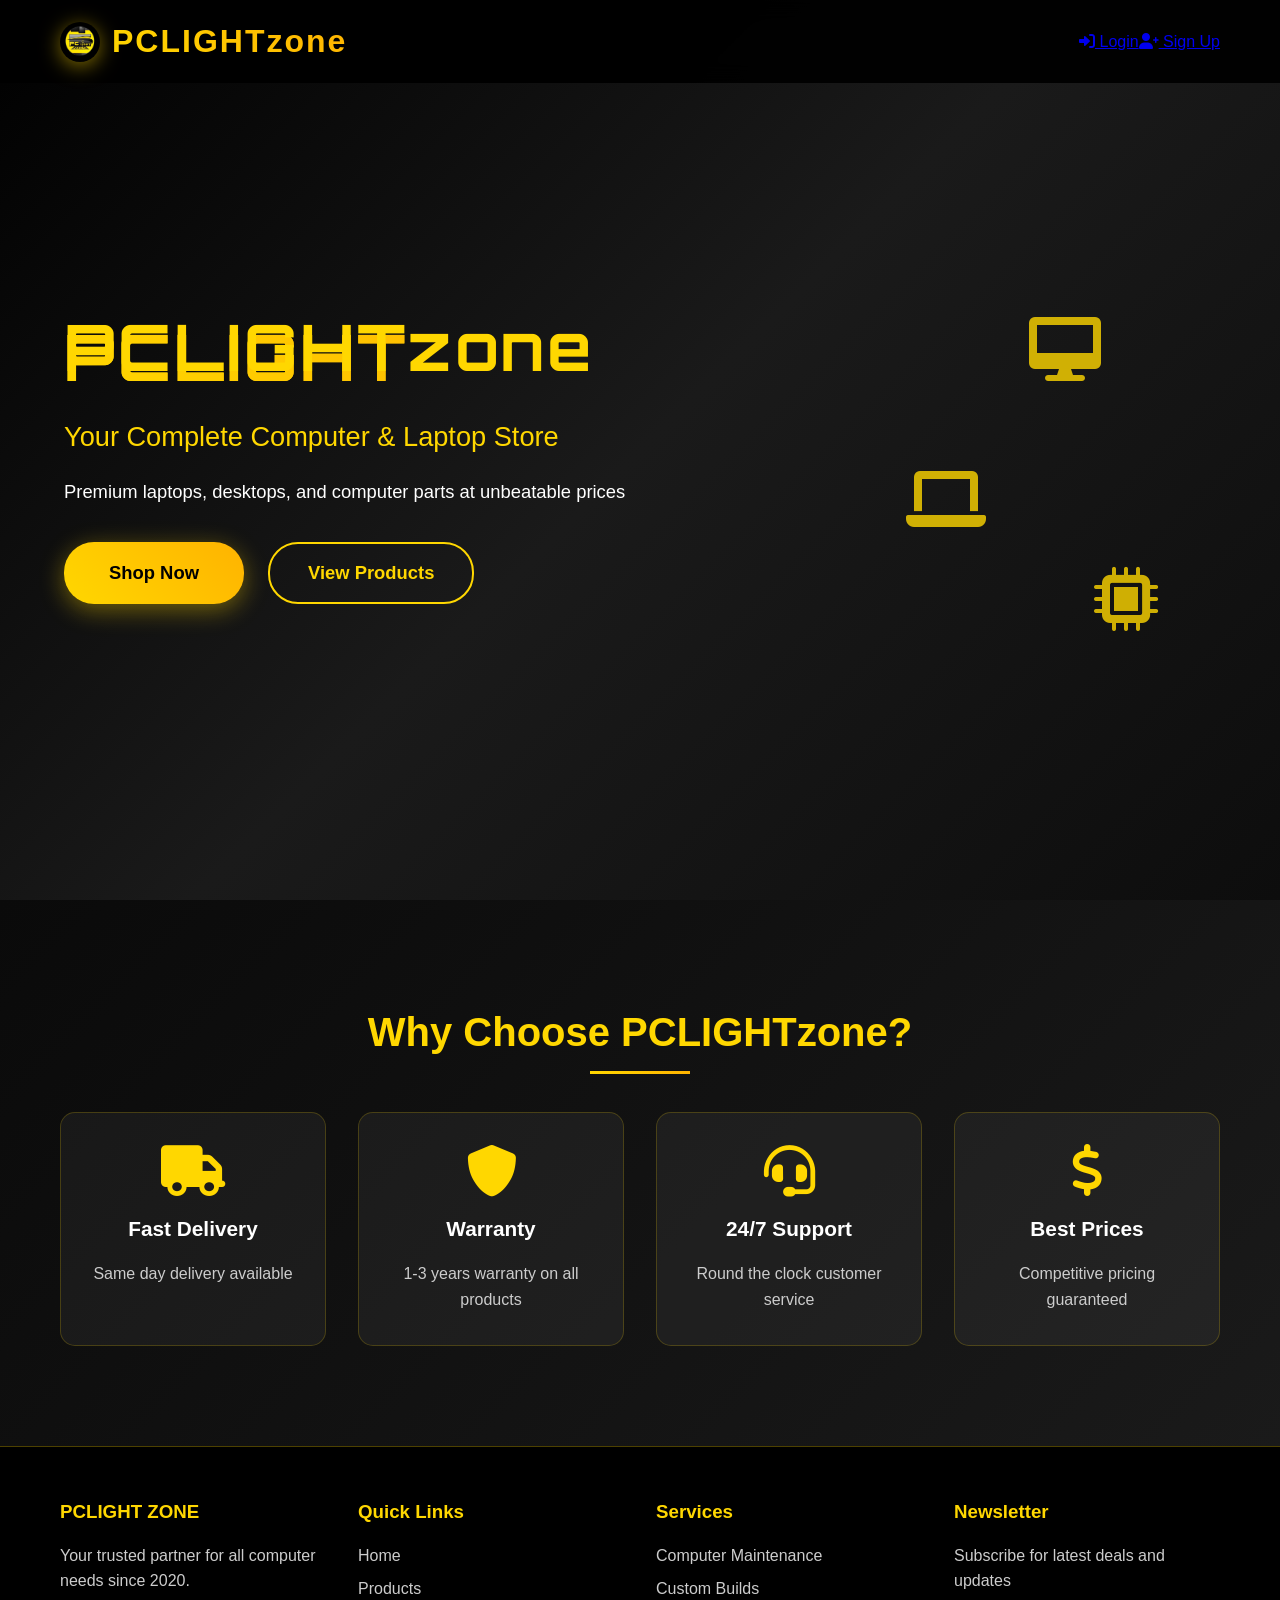
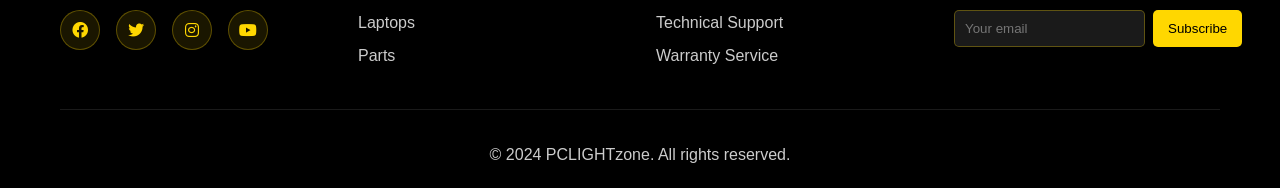
<file: index.html>
<!DOCTYPE html>
<html lang="en">
<head>
    <meta charset="UTF-8">
    <meta name="viewport" content="width=device-width, initial-scale=1.0">
    <title>PCLIGHTzone - Your Complete Computer Store</title>
    <link rel="preconnect" href="https://fonts.googleapis.com">
    <link rel="preconnect" href="https://fonts.gstatic.com" crossorigin>
    <link href="https://fonts.googleapis.com/css2?family=Orbitron:wght@400;500;600;700;800;900&display=swap" rel="stylesheet">
    <link rel="stylesheet" href="pclightzone-style.css">
    <link href="https://cdnjs.cloudflare.com/ajax/libs/font-awesome/6.0.0/css/all.min.css" rel="stylesheet">
    <!-- custom tweaks for index display -->
    <style>
        /* ensure hero buttons stand out on smaller screens */
        .hero-buttons button { min-width: 180px; }
    </style>
</head>
<body>
    <!-- Header -->
    <header class="header">
        <nav class="navbar">
            <div class="nav-container">
                <div class="logo">
                    <img src="Logo.jpg" alt="PCLIGHT ZONE Logo" class="logo-img" style="box-shadow: 0 4px 20px rgba(255,215,0,0.5);">
                    <span style="font-size:2rem;letter-spacing:2px;">PCLIGHTzone</span>
                </div>
                <div class="nav-actions">
                    <div id="authButtons" class="auth-buttons">
                        <a href="login.html" class="auth-link login-link">
                            <i class="fas fa-sign-in-alt"></i> Login
                        </a>
                        <a href="register.html" class="auth-link register-link">
                            <i class="fas fa-user-plus"></i> Sign Up
                        </a>
                    </div>
                    <a href="profile.html" id="userLink" class="user-link" style="display: none;" title="My account">
                        <i class="fas fa-user-circle"></i> <span id="userDisplayName"></span>
                    </a>
                    <button id="logoutBtn" class="btn-logout" style="display: none;">Logout</button>
                    <div class="hamburger" role="button" aria-label="Toggle navigation">
                        <span></span>
                        <span></span>
                        <span></span>
                    </div>
                </div>
            </div>
        </nav>
    </header>

    <!-- Hero Section -->
    <section id="home" class="hero">
        <div class="hero-content">
            <h1 class="hero-title" style="font-family:'Orbitron',sans-serif;font-size:4rem;letter-spacing:3px;">
                <span class="glitch">PCLIGHTzone</span>
            </h1>
            <p class="hero-subtitle" style="color:#ffd700;font-size:1.7rem;margin-bottom:1.2rem;">Your Complete Computer & Laptop Store</p>
            <p class="hero-description" style="color:#fff;font-size:1.15rem;margin-bottom:2.2rem;">Premium laptops, desktops, and computer parts at unbeatable prices</p>
            <div class="hero-buttons" style="gap:1.5rem;">
                <button class="btn-primary" id="shopNowBtn" style="padding:18px 38px;font-size:1.15rem;border-radius:30px;box-shadow:0 6px 24px rgba(255,215,0,0.4);">Shop Now</button>
                <button class="btn-secondary" id="viewProductsBtn" style="padding:18px 38px;font-size:1.15rem;border-radius:30px;border:2px solid #ffd700;color:#ffd700;background:transparent;">View Products</button>
            </div>
        </div>
        <div class="hero-animation">
            <div class="floating-computer">
                <i class="fas fa-desktop"></i>
            </div>
            <div class="floating-laptop">
                <i class="fas fa-laptop"></i>
            </div>
            <div class="floating-parts">
                <i class="fas fa-microchip"></i>
            </div>
        </div>
    </section>

    <!-- Features Section -->
    <section class="features">
        <div class="container">
            <h2 class="section-title">Why Choose PCLIGHTzone?</h2>
            <div class="features-grid">
                <div class="feature-card">
                    <i class="fas fa-truck" style="font-size:3.2rem;color:#ffd700;margin-bottom:1rem;"></i>
                    <h3 style="color:#fff;font-size:1.3rem;">Fast Delivery</h3>
                    <p style="color:#ccc;">Same day delivery available</p>
                </div>
                <div class="feature-card">
                    <i class="fas fa-shield-alt" style="font-size:3.2rem;color:#ffd700;margin-bottom:1rem;"></i>
                    <h3 style="color:#fff;font-size:1.3rem;">Warranty</h3>
                    <p style="color:#ccc;">1-3 years warranty on all products</p>
                </div>
                <div class="feature-card">
                    <i class="fas fa-headset" style="font-size:3.2rem;color:#ffd700;margin-bottom:1rem;"></i>
                    <h3 style="color:#fff;font-size:1.3rem;">24/7 Support</h3>
                    <p style="color:#ccc;">Round the clock customer service</p>
                </div>
                <div class="feature-card">
                    <i class="fas fa-dollar-sign" style="font-size:3.2rem;color:#ffd700;margin-bottom:1rem;"></i>
                    <h3 style="color:#fff;font-size:1.3rem;">Best Prices</h3>
                    <p style="color:#ccc;">Competitive pricing guaranteed</p>
                </div>
            </div>
        </div>
    </section>

    <!-- Footer -->
    <footer class="footer">
        <div class="container">
            <div class="footer-content">
                <div class="footer-section">
                    <h3>PCLIGHT ZONE</h3>
                    <p>Your trusted partner for all computer needs since 2020.</p>
                    <div class="social-links">
                        <a href="https://www.facebook.com/pclightzonecomputercenter/"><i class="fab fa-facebook"></i></a>
                        <a href="#"><i class="fab fa-twitter"></i></a>
                        <a href="#"><i class="fab fa-instagram"></i></a>
                        <a href="#"><i class="fab fa-youtube"></i></a>
                    </div>
                </div>
                <div class="footer-section">
                    <h3>Quick Links</h3>
                    <ul>
                        <li><a href="#home">Home</a></li>
                        <li><a href="#">Products</a></li>
                        <li><a href="#">Laptops</a></li>
                        <li><a href="#">Parts</a></li>
                    </ul>
                </div>
                <div class="footer-section">
                    <h3>Services</h3>
                    <ul>
                        <li><a href="#">Computer Maintenance</a></li>
                        <li><a href="#">Custom Builds</a></li>
                        <li><a href="#">Technical Support</a></li>
                        <li><a href="#">Warranty Service</a></li>
                    </ul>
                </div>
                <div class="footer-section">
                    <h3>Newsletter</h3>
                    <p>Subscribe for latest deals and updates</p>
                    <form class="newsletter-form">
                        <input type="email" placeholder="Your email">
                        <button type="submit">Subscribe</button>
                    </form>
                </div>
            </div>
            <div class="footer-bottom">
                <p>&copy; 2024 PCLIGHTzone. All rights reserved.</p>
            </div>
        </div>
    </footer>

    <script src="supabase.min.js"></script>
    <script src="supabase-config.js"></script>
    <script src="supabase-auth.js"></script>
    <script src="auth-script.js"></script>
    <script src="landing-script.js"></script>
</body>
</html>
</file>
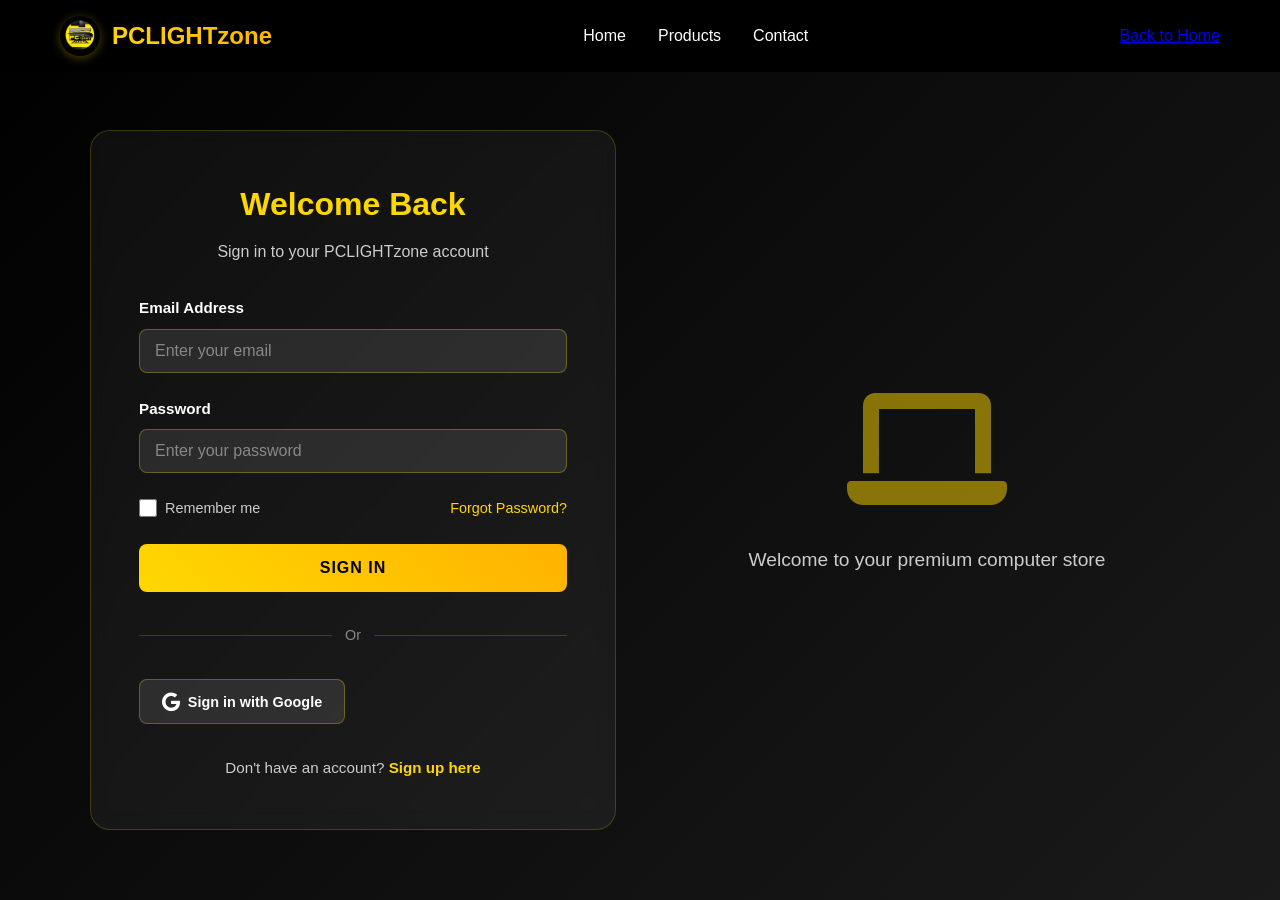
<file: home.html>
<!DOCTYPE html>
<html lang="en">
<head>
    <meta charset="UTF-8">
    <meta name="viewport" content="width=device-width, initial-scale=1.0">
    <title>PCLIGHTzone - Shop Now</title>
    <link rel="preconnect" href="https://fonts.googleapis.com">
    <link rel="preconnect" href="https://fonts.gstatic.com" crossorigin>
    <link href="https://fonts.googleapis.com/css2?family=Orbitron:wght@400;500;600;700;800;900&display=swap" rel="stylesheet">
    <link rel="stylesheet" href="pclightzone-style.css">
    <link rel="stylesheet" href="features-styles.css">
    <link href="https://cdnjs.cloudflare.com/ajax/libs/font-awesome/6.0.0/css/all.min.css" rel="stylesheet">
    <!-- custom tweaks for home display -->
    <style>
        /* cart sidebar overlay effect */
        .cart-sidebar {
            background: rgba(20,20,30,0.98);
            backdrop-filter: blur(8px);
        }
        .cart-header h3 { color: #ffd700; }
        .cart-empty p { color: #ccc; }
        /* search modal improvements */
        .search-modal-content { max-width: 600px; }
        .search-input { width: 100%; padding: 12px 18px; border-radius: 8px; }
        /* make review modal more centered */
        .review-modal { max-width: 500px; margin: 0 auto; }
        /* product cards align text and add spacing */
        .product-card { padding: 30px 20px; }
        /* footer link hover brightness */
        .footer-section ul li a:hover { color: #ffb300 !important; }
    </style>
</head>
<body>
    <!-- Header -->
    <header class="header">
        <nav class="navbar">
            <div class="nav-container">
                <div class="logo">
                    <a href="index.html" style="text-decoration: none; color: inherit;">
                        <img src="Logo.jpg" alt="PCLIGHT ZONE Logo" class="logo-img" style="box-shadow: 0 4px 20px rgba(255,215,0,0.5);">
                        <span style="font-size:2rem;letter-spacing:2px;">PCLIGHTzone</span>
                    </a>
                </div>
                <ul class="nav-menu">
                    <li><a href="#products">Products</a></li>
                    <li><a href="#laptops">Laptops</a></li>
                    <li><a href="#parts">Parts</a></li>
                </ul>
                <div class="nav-actions">
                    <button class="search-toggle" id="searchToggle" title="Search products">
                        <i class="fas fa-search"></i>
                    </button>
                    <button class="cart-toggle" id="cartToggle" title="Shopping cart">
                        <i class="fas fa-shopping-cart"></i>
                        <span class="cart-count" id="cartCount">0</span>
                    </button>
                    <a href="profile.html" id="userLink" class="user-link" style="display: none;" title="My account">
                        <i class="fas fa-user-circle"></i> <span id="userDisplayName"></span>
                    </a>
                    <div class="hamburger" role="button" aria-label="Toggle navigation">
                        <span></span>
                        <span></span>
                        <span></span>
                    </div>
                </div>
            </div>
        </nav>
    </header>

    <!-- Shopping Cart Sidebar -->
    <div class="cart-sidebar" id="cartSidebar" style="position: fixed; top: 0; right: -420px; width: 420px; height: 100%; background: linear-gradient(145deg, #0f0f1e, #1a1a2e, #16213e); border-left: 2px solid rgba(255, 215, 0, 0.4); z-index: 3000; transition: right 0.4s cubic-bezier(0.175, 0.885, 0.32, 1.275); display: flex; flex-direction: column; box-shadow: -8px 0 32px rgba(0, 0, 0, 0.7), inset 1px 0 0 rgba(255, 215, 0, 0.1); backdrop-filter: blur(20px);">
    <style>
        @media (max-width: 768px) {
            .cart-sidebar {
                width: 100% !important;
                right: -100% !important;
                max-width: 100% !important;
            }
            .cart-sidebar.open {
                right: 0 !important;
            }
        }
        @media (max-width: 480px) {
            .cart-sidebar {
                width: 100vw !important;
                right: -100vw !important;
            }
        }
        .cart-sidebar.open {
            right: 0 !important;
        }
    </style>
        <div class="cart-header">
            <h3><i class="fas fa-shopping-cart"></i> Shopping Cart</h3>
            <button class="cart-close" id="cartClose">
                <i class="fas fa-times"></i>
            </button>
        </div>
        <div class="cart-body">
            <div class="cart-items" id="cartItems">
                <!-- Cart items will be dynamically added here -->
            </div>
            <div class="cart-empty" id="cartEmpty">
                <i class="fas fa-shopping-basket"></i>
                <p>Your cart is empty</p>
            </div>
        </div>
        <div class="cart-footer">
            <div class="cart-summary">
                <div class="summary-item">
                    <span>Subtotal:</span>
                    <span id="cartSubtotal">0 PHP</span>
                </div>
                <div class="summary-item total">
                    <span>Total:</span>
                    <span id="cartTotal">0 PHP</span>
                </div>
            </div>
            <div class="cart-actions">
                <button class="btn-clear-cart" id="clearCart">
                    <i class="fas fa-trash"></i> Clear Cart
                </button>
                <button class="btn-checkout" onclick="showCheckout()">
                    <i class="fas fa-credit-card"></i> Checkout
                </button>
            </div>
        </div>
    </div>

    <!-- Search Modal -->
    <div class="search-modal" id="searchModal">
        <div class="search-modal-content">
            <div class="search-header">
                <input type="text" id="searchInput" class="search-input" placeholder="Search products, brands, or parts...">
                <button class="search-close" id="searchClose">
                    <i class="fas fa-times"></i>
                </button>
            </div>
            <div class="search-filters">
                <input type="range" id="priceFilter" min="0" max="50000" step="1000" value="50000" class="price-slider">
                <p><span id="priceValue">50000</span> PHP</p>
                <select id="categoryFilter" class="category-select">
                    <option value="">All Categories</option>
                    <option value="Laptops">Laptops</option>
                    <option value="CPU">CPUs</option>
                    <option value="GPU">Graphics Cards</option>
                    <option value="RAM">RAM Memory</option>
                    <option value="Storage">Storage</option>
                    <option value="Keyboard">Keyboards</option>
                    <option value="Mouse">Mice</option>
                    <option value="Monitor">Monitors</option>
                </select>
            </div>
            <div class="search-results" id="searchResults">
                <p class="empty-message">Start typing to search...</p>
            </div>
        </div>
    </div>

    <!-- Review Modal -->
    <div class="modal" id="reviewModal">
        <div class="modal-content review-modal">
            <button class="modal-close" id="reviewModalClose">
                <i class="fas fa-times"></i>
            </button>
            <h2>Write a Review</h2>
            <form id="reviewForm" class="review-form">
                <input type="hidden" id="reviewProductId">
                <input type="hidden" id="reviewProductName">

                <div class="form-group">
                    <label>Product Name</label>
                    <p id="reviewProductDisplay" style="color: #ffd700;"></p>
                </div>

                <div class="form-group">
                    <label>Rating</label>
                    <div class="star-rating" id="starRating">
                    </div>
                    <input type="hidden" id="ratingValue" value="5">
                </div>

                <div class="form-group">
                    <label>Your Review</label>
                    <textarea id="reviewText" placeholder="Share your experience with this product..." required></textarea>
                </div>

                <button type="submit" class="btn-auth-primary">Submit Review</button>
            </form>
        </div>
    </div>

    <!-- Hero Section -->
    <section id="home" class="hero">
        <div class="hero-content">
            <h1 class="hero-title" style="font-family:'Orbitron',sans-serif;font-size:4rem;letter-spacing:3px;">
                <span class="glitch">PCLIGHTzone</span>
            </h1>
            <p class="hero-subtitle" style="color:#ffd700;font-size:1.7rem;margin-bottom:1.2rem;">Your Ultimate PC Building Destination</p>
            <p class="hero-description" style="color:#fff;font-size:1.15rem;margin-bottom:2.2rem;max-width:600px;">Discover premium computer components, laptops, and accessories. Build your dream PC with expert guidance and unbeatable prices.</p>
            <div class="hero-features" style="display:flex;gap:2rem;margin-bottom:2rem;">
                <div class="feature-item" style="color:#fff;text-align:center;">
                    <i class="fas fa-shipping-fast" style="font-size:2rem;color:#ffd700;margin-bottom:0.5rem;"></i>
                    <p>Free Shipping</p>
                </div>
                <div class="feature-item" style="color:#fff;text-align:center;">
                    <i class="fas fa-shield-alt" style="font-size:2rem;color:#ffd700;margin-bottom:0.5rem;"></i>
                    <p>1-3 Year Warranty</p>
                </div>
                <div class="feature-item" style="color:#fff;text-align:center;">
                    <i class="fas fa-headset" style="font-size:2rem;color:#ffd700;margin-bottom:0.5rem;"></i>
                    <p>24/7 Support</p>
                </div>
            </div>
            <div class="hero-buttons" style="gap:1.5rem;">
                <button class="btn-primary" onclick="document.getElementById('products').scrollIntoView({behavior:'smooth'})" style="padding:18px 38px;font-size:1.15rem;border-radius:30px;box-shadow:0 6px 24px rgba(255,215,0,0.4);">Shop Now</button>
                <button class="btn-secondary" onclick="showSearchModal()" style="padding:18px 38px;font-size:1.15rem;border-radius:30px;border:2px solid #ffd700;color:#ffd700;background:transparent;">Search Products</button>
            </div>
        </div>
        <div class="hero-animation">
            <div class="floating-computer">
                <i class="fas fa-desktop"></i>
            </div>
            <div class="floating-laptop">
                <i class="fas fa-laptop"></i>
            </div>
            <div class="floating-parts">
                <i class="fas fa-microchip"></i>
            </div>
        </div>
    </section>

    <!-- Products Showcase -->
    <section id="products" class="showcase">
        <div class="container">
            <h2 class="section-title">Featured Products</h2>

            <!-- Category Filters -->
            <div class="category-filters">
                <button class="category-filter active" data-category="all">All Products</button>
                <button class="category-filter" data-category="Processors (CPU)">CPU</button>
                <button class="category-filter" data-category="RAM Memory">RAM</button>
                <button class="category-filter" data-category="Graphics Cards">GPU</button>
                <button class="category-filter" data-category="Motherboards">Motherboard</button>
                <button class="category-filter" data-category="Keyboards">Keyboard</button>
                <button class="category-filter" data-category="Mouse">Mouse</button>
                <button class="category-filter" data-category="Monitors">Monitor</button>
                <button class="category-filter" data-category="Storage">Storage</button>
            </div>

            <!-- Product Grid -->
            <div class="product-grid" id="productsGrid">
                <!-- Products will be loaded dynamically -->
            </div>

            <!-- Load More Button -->
            <div class="load-more-container">
                <button class="btn-load-more" id="loadMoreBtn">Load More Products</button>
            </div>
        </div>
    </section>

    <!-- Footer -->
    <footer class="footer">
        <div class="container">
            <div class="footer-content">
                <div class="footer-section">
                    <h3>PCLIGHT ZONE</h3>
                    <p>Your trusted partner for all computer needs since 2020.</p>
                    <div class="social-links">
                        <a href="https://www.facebook.com/pclightzonecomputercenter/"><i class="fab fa-facebook"></i></a>
                        <a href="#"><i class="fab fa-twitter"></i></a>
                        <a href="#"><i class="fab fa-instagram"></i></a>
                        <a href="#"><i class="fab fa-youtube"></i></a>
                    </div>
                </div>
                <div class="footer-section">
                    <h3>Quick Links</h3>
                    <div class="nav-actions">
                    <a href="index.html" class="nav-link">Back to Home</a>
                    <a href="profile.html" id="userLink" class="user-link">
                        <span id="userDisplayName">User</span>
                        <i class="fas fa-user"></i>
                    </a>
                    <button id="logoutBtn" class="btn-logout" style="display: none;">Logout</button>
                </div>
                <ul>
                        <li><a href="index.html">Home</a></li>
                        <li><a href="#products">Products</a></li>
                    </ul>
                </div>
                <div class="footer-section">
                    <h3>Services</h3>
                    <ul>
                        <li><a href="#">Computer Maintenance</a></li>
                        <li><a href="#">Custom Builds</a></li>
                        <li><a href="#">Technical Support</a></li>
                        <li><a href="#">Warranty Service</a></li>
                    </ul>
                </div>
                <div class="footer-section">
                    <h3>Newsletter</h3>
                    <p>Subscribe for latest deals and updates</p>
                    <form class="newsletter-form">
                        <input type="email" placeholder="Your email">
                        <button type="submit">Subscribe</button>
                    </form>
                </div>
            </div>
            <div class="footer-bottom">
                <p>&copy; 2024 PCLIGHTzone. All rights reserved.</p>
            </div>
        </div>
    </footer>

    <script src="supabase.min.js"></script>
    <script src="supabase-config.js"></script>
    <script src="supabase-auth.js"></script>
    <script src="auth-script.js"></script>
    <script src="script.js"></script>
    <script src="home-script.js"></script>
</body>
</html>
</file>
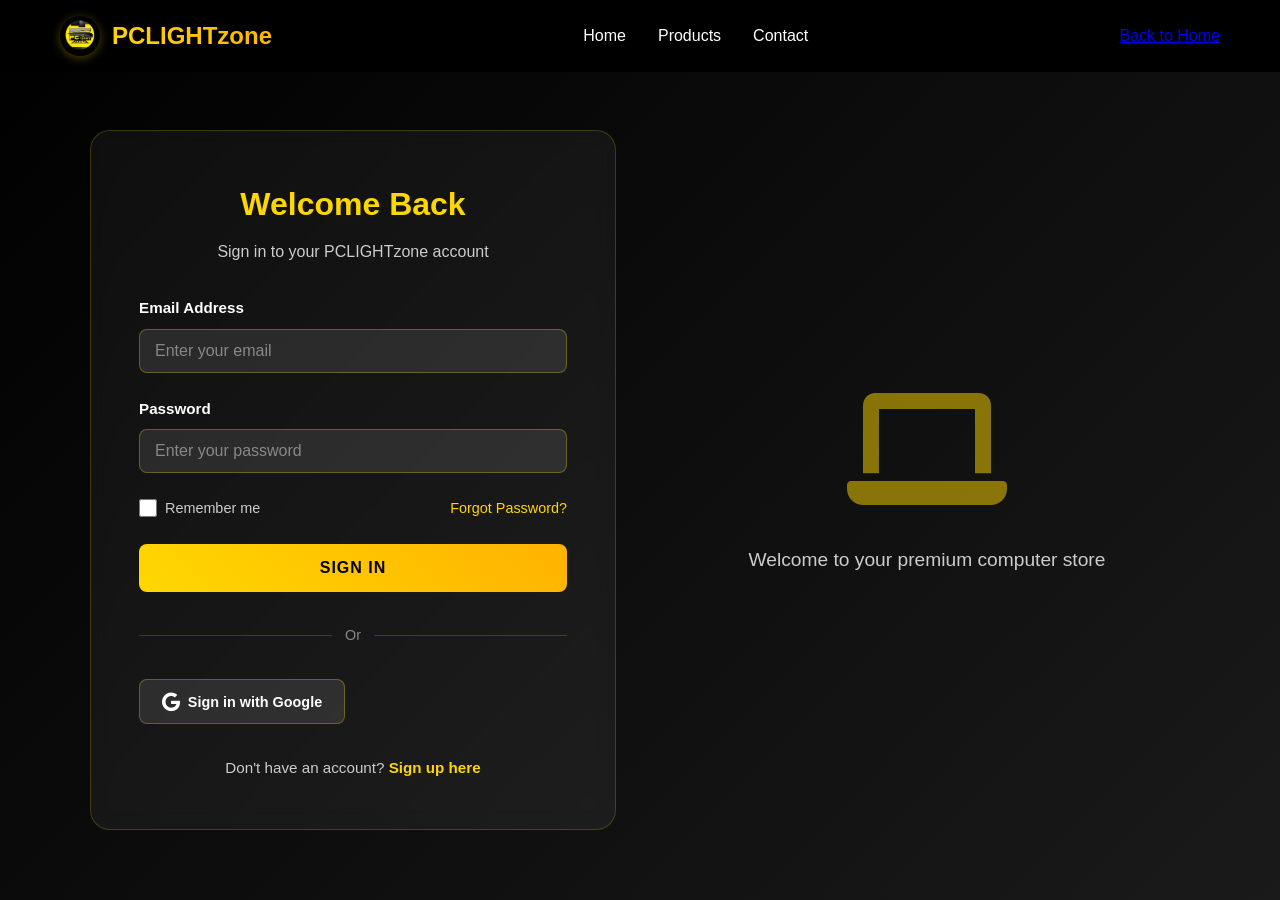
<file: login.html>
<!DOCTYPE html>
<html lang="en">
<head>
    <meta charset="UTF-8">
    <meta name="viewport" content="width=device-width, initial-scale=1.0">
    <title>Login - PCLIGHTzone</title>
    <link rel="stylesheet" href="pclightzone-style.css">
    <link href="https://cdnjs.cloudflare.com/ajax/libs/font-awesome/6.0.0/css/all.min.css" rel="stylesheet">
    <link rel="stylesheet" href="auth-styles.css">
</head>
<body>
    <!-- Header -->
    <header class="header">
        <nav class="navbar">
            <div class="nav-container">
                <div class="logo">
                    <img src="Logo.jpg" alt="PCLIGHT ZONE Logo" class="logo-img">
                    <span>PCLIGHTzone</span>
                </div>
                <ul class="nav-menu">
                    <li><a href="index.html#home">Home</a></li>
                    <li><a href="index.html#products">Products</a></li>
                    <li><a href="index.html#contact">Contact</a></li>
                </ul>
                <div class="nav-actions">
                    <a href="index.html" class="nav-link">Back to Home</a>
                </div>
            </div>
        </nav>
    </header>

    <!-- Login Container -->
    <div class="auth-container">
        <div class="auth-wrapper">
            <div class="auth-content">
                <h1 class="auth-title">Welcome Back</h1>
                <p class="auth-subtitle">Sign in to your PCLIGHTzone account</p>

                <form id="loginForm" class="auth-form">
                    <div class="form-group">
                        <label for="loginEmail">Email Address</label>
                        <input type="email" id="loginEmail" name="email" placeholder="Enter your email" required>
                    </div>

                    <div class="form-group">
                        <label for="loginPassword">Password</label>
                        <input type="password" id="loginPassword" name="password" placeholder="Enter your password" required>
                    </div>

                    <div class="remember-forgot">
                        <label class="remember-me">
                            <input type="checkbox" name="remember">
                            Remember me
                        </label>
                        <a href="#" class="forgot-password">Forgot Password?</a>
                    </div>

                    <button type="submit" class="btn-auth-primary">Sign In</button>
                </form>

                <div class="divider">Or</div>

                <div class="social-login">
                    <button class="social-btn google-btn" id="googleSignInBtn">
                        <i class="fab fa-google"></i> Sign in with Google
                    </button>
                </div>

                <p class="auth-footer">
                    Don't have an account? <a href="register.html" class="auth-link">Sign up here</a>
                </p>
            </div>

            <div class="auth-image">
                <div class="auth-graphic">
                    <i class="fas fa-laptop"></i>
                    <p>Welcome to your premium computer store</p>
                </div>
            </div>
        </div>
    </div>

    <script src="supabase.min.js"></script>
    <script src="supabase-config.js"></script>
    <script src="auth-script.js"></script>
</body>
</html>
</file>
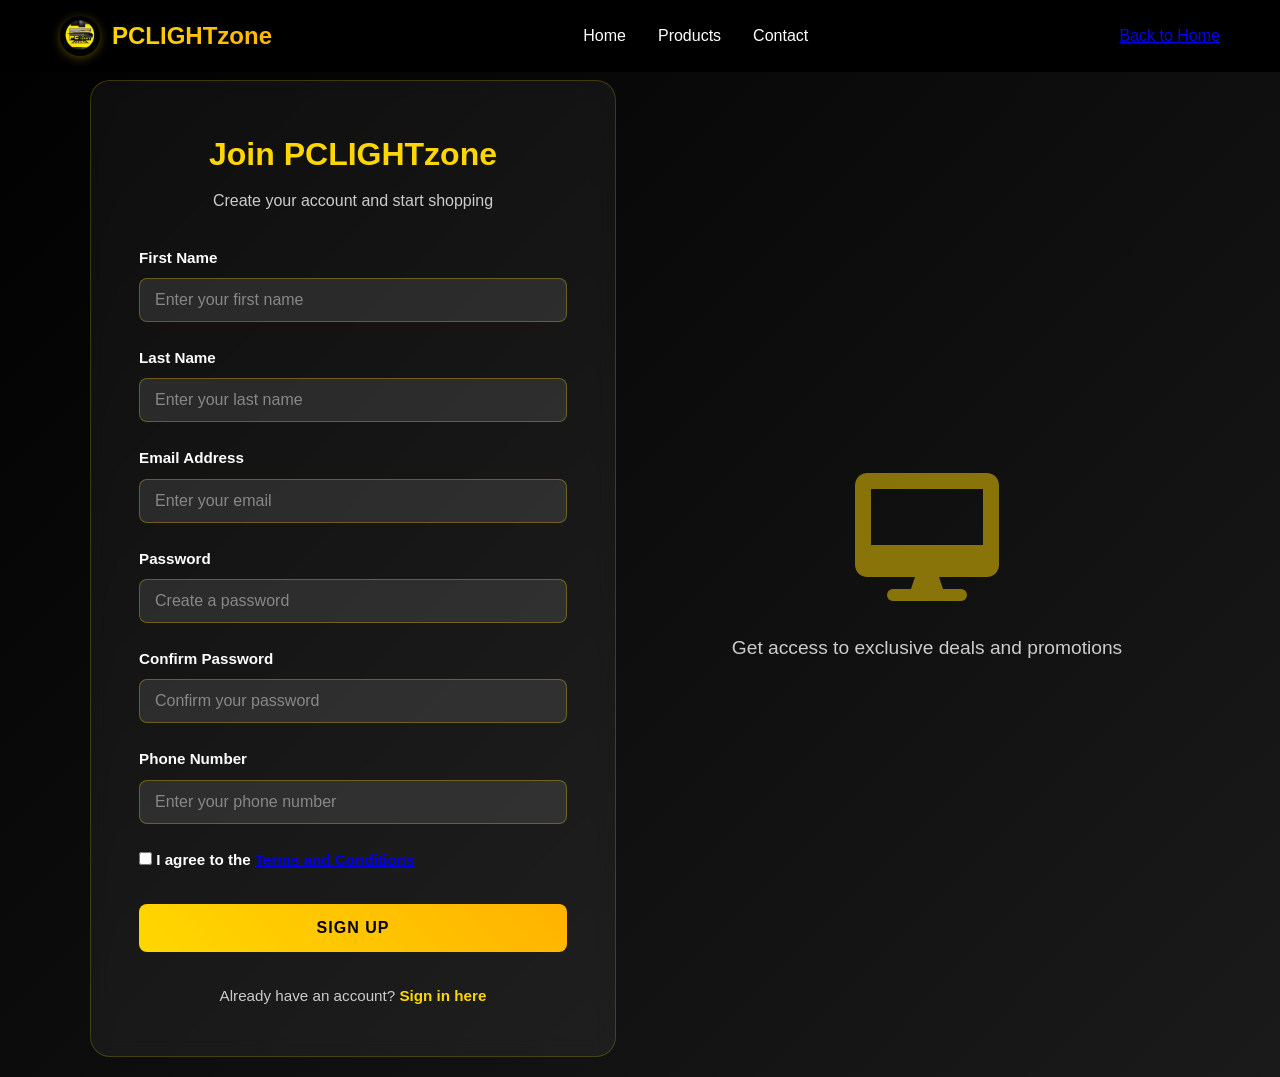
<file: register.html>
<!DOCTYPE html>
<html lang="en">
<head>
    <meta charset="UTF-8">
    <meta name="viewport" content="width=device-width, initial-scale=1.0">
    <title>Sign Up - PCLIGHTzone</title>
    <link rel="stylesheet" href="pclightzone-style.css">
    <link href="https://cdnjs.cloudflare.com/ajax/libs/font-awesome/6.0.0/css/all.min.css" rel="stylesheet">
    <link rel="stylesheet" href="auth-styles.css">
</head>
<body>
    <!-- Header -->
    <header class="header">
        <nav class="navbar">
            <div class="nav-container">
                <div class="logo">
                    <img src="Logo.jpg" alt="PCLIGHT ZONE Logo" class="logo-img">
                    <span>PCLIGHTzone</span>
                </div>
                <ul class="nav-menu">
                    <li><a href="index.html#home">Home</a></li>
                    <li><a href="index.html#products">Products</a></li>
                    <li><a href="index.html#contact">Contact</a></li>
                </ul>
                <div class="nav-actions">
                    <a href="index.html" class="nav-link">Back to Home</a>
                </div>
            </div>
        </nav>
    </header>

    <!-- Register Container -->
    <div class="auth-container">
        <div class="auth-wrapper">
            <div class="auth-content">
                <h1 class="auth-title">Join PCLIGHTzone</h1>
                <p class="auth-subtitle">Create your account and start shopping</p>

                <form id="registerForm" class="auth-form">
                    <div class="form-group">
                        <label for="firstName">First Name</label>
                        <input type="text" id="firstName" name="firstName" placeholder="Enter your first name" required>
                    </div>

                    <div class="form-group">
                        <label for="lastName">Last Name</label>
                        <input type="text" id="lastName" name="lastName" placeholder="Enter your last name" required>
                    </div>

                    <div class="form-group">
                        <label for="registerEmail">Email Address</label>
                        <input type="email" id="registerEmail" name="email" placeholder="Enter your email" required>
                    </div>

                    <div class="form-group">
                        <label for="registerPassword">Password</label>
                        <input type="password" id="registerPassword" name="password" placeholder="Create a password" required>
                    </div>

                    <div class="form-group">
                        <label for="confirmPassword">Confirm Password</label>
                        <input type="password" id="confirmPassword" name="confirmPassword" placeholder="Confirm your password" required>
                    </div>

                    <div class="form-group">
                        <label for="phone">Phone Number</label>
                        <input type="tel" id="phone" name="phone" placeholder="Enter your phone number" required>
                    </div>

                    <div class="form-group">
                        <label class="checkbox-label">
                            <input type="checkbox" name="terms" required>
                            I agree to the <a href="#" target="_blank">Terms and Conditions</a>
                        </label>
                    </div>

                    <button type="submit" class="btn-auth-primary">Sign Up</button>
                </form>

                <p class="auth-footer">
                    Already have an account? <a href="login.html" class="auth-link">Sign in here</a>
                </p>
            </div>

            <div class="auth-image">
                <div class="auth-graphic">
                    <i class="fas fa-desktop"></i>
                    <p>Get access to exclusive deals and promotions</p>
                </div>
            </div>
        </div>
    </div>

    <script src="supabase.min.js"></script>
    <script src="supabase-config.js"></script>
    <script src="supabase-auth.js"></script>
    <script src="auth-script.js"></script>
</body>
</html>
</file>
<file: pclightzone-style.css>
/* PCLIGHT ZONE - Modern Computer Store Landing Page */

* {
    margin: 0;
    padding: 0;
    box-sizing: border-box;
}

body {
    font-family: 'Segoe UI', Tahoma, Geneva, Verdana, sans-serif;
    line-height: 1.6;
    color: #333;
    overflow-x: hidden;
}

.container {
    max-width: 1200px;
    margin: 0 auto;
    padding: 0 20px;
}

/* Header & Navigation */
.header {
    position: fixed;
    top: 0;
    width: 100%;
    background: rgba(0, 0, 0, 0.95);
    backdrop-filter: blur(10px);
    z-index: 1000;
    transition: all 0.3s ease;
}

.navbar {
    padding: 1rem 0;
}

.nav-container {
    max-width: 1200px;
    margin: 0 auto;
    padding: 0 20px;
    display: flex;
    justify-content: space-between;
    align-items: center;
}

.logo {
    display: flex;
    align-items: center;
    font-size: 1.5rem;
    font-weight: bold;
    color: #0066cc;
    text-decoration: none;
    gap: 12px;
}

.logo-img {
    width: 40px;
    height: 40px;
    border-radius: 50%;
    object-fit: cover;
    box-shadow: 0 2px 10px rgba(255, 215, 0, 0.3);
    transition: transform 0.3s ease, box-shadow 0.3s ease;
}

.logo-img:hover {
    transform: scale(1.1) rotate(5deg);
    box-shadow: 0 4px 20px rgba(255, 215, 0, 0.5);
}

.logo span {
    background: linear-gradient(45deg, #ffd700, #ffb300);
    -webkit-background-clip: text;
    background-clip: text;
    -webkit-text-fill-color: transparent;
    font-weight: 700;
}

.nav-menu {
    display: flex;
    list-style: none;
    gap: 2rem;
}

.nav-menu a {
    color: #fff;
    text-decoration: none;
    font-weight: 500;
    transition: all 0.3s ease;
    position: relative;
}

.nav-menu a::after {
    content: '';
    position: absolute;
    bottom: -5px;
    left: 0;
    width: 0;
    height: 2px;
    background: linear-gradient(45deg, #ffd700, #ffb300);
    transition: width 0.3s ease;
}

.nav-menu a:hover::after {
    width: 100%;
}

.hamburger {
    display: none;
    flex-direction: column;
    cursor: pointer;
}

.hamburger span {
    width: 25px;
    height: 3px;
    background: #ffd700;
    margin: 3px 0;
    transition: 0.3s;
}

/* Hero Section */
.hero {
    min-height: 100vh;
    background: linear-gradient(135deg, #000000, #1a1a1a, #0d0d0d);
    display: flex;
    align-items: center;
    justify-content: space-between;
    padding: 0 5%;
    position: relative;
    overflow: hidden;
}

.hero-content {
    flex: 1;
    z-index: 2;
}

.hero-title {
    font-size: 4rem;
    font-weight: bold;
    margin-bottom: 1rem;
    color: #ffd700;
    background: none;
    -webkit-background-clip: initial;
    background-clip: initial;
    -webkit-text-fill-color: initial;
    animation: none;
}

.glitch {
    position: relative;
    animation: glitch 2s infinite;
}

.glitch::before,
.glitch::after {
    content: 'PCLIGHT ZONE';
    position: absolute;
    top: 0;
    left: 0;
    width: 100%;
    height: 100%;
    background: linear-gradient(45deg, #ffd700, #ffb300);
    -webkit-background-clip: text;
    background-clip: text;
    -webkit-text-fill-color: transparent;
}

.glitch::before {
    animation: glitch-1 0.5s infinite;
    color: #ffd700;
    z-index: -1;
}

.glitch::after {
    animation: glitch-2 0.5s infinite;
    color: #ffb300;
    z-index: -2;
}

.hero-subtitle {
    font-size: 1.5rem;
    color: #ffd700;
    margin-bottom: 1rem;
    animation: fadeInUp 1s ease;
}

.hero-description {
    font-size: 1.1rem;
    color: #ccc;
    margin-bottom: 2rem;
    animation: fadeInUp 1s ease 0.2s both;
}

.hero-buttons {
    display: flex;
    gap: 1rem;
    animation: fadeInUp 1s ease 0.4s both;
}

.btn-primary, .btn-secondary {
    padding: 15px 30px;
    border: none;
    border-radius: 50px;
    font-size: 1rem;
    font-weight: bold;
    cursor: pointer;
    transition: all 0.3s ease;
    text-decoration: none;
    display: inline-block;
}

.btn-primary {
    background: linear-gradient(45deg, #ffd700, #ffb300);
    color: #000000;
    box-shadow: 0 4px 15px rgba(255, 215, 0, 0.4);
}

.btn-primary:hover {
    transform: translateY(-2px);
    box-shadow: 0 6px 20px rgba(255, 215, 0, 0.6);
}

.btn-secondary {
    background: transparent;
    color: #ffd700;
    border: 2px solid #ffd700;
}

.btn-secondary:hover {
    background: #ffd700;
    color: #000000;
    transform: translateY(-2px);
}

.hero-animation {
    flex: 1;
    position: relative;
    height: 500px;
}

.floating-computer,
.floating-laptop,
.floating-parts {
    position: absolute;
    font-size: 4rem;
    color: #ffd700;
    opacity: 0.8;
}

.floating-computer {
    top: 20%;
    right: 20%;
    animation: float 6s ease-in-out infinite;
}

.floating-laptop {
    top: 50%;
    right: 40%;
    animation: float 8s ease-in-out infinite 2s;
}

.floating-parts {
    top: 70%;
    right: 10%;
    animation: float 7s ease-in-out infinite 1s;
}

/* Features Section */
.features {
    padding: 100px 0;
    background: linear-gradient(135deg, #0a0a0a, #1a1a1a);
}

.section-title {
    text-align: center;
    font-size: 2.5rem;
    margin-bottom: 3rem;
    color: #ffd700;
    position: relative;
}

.section-title::after {
    content: '';
    position: absolute;
    bottom: -10px;
    left: 50%;
    transform: translateX(-50%);
    width: 100px;
    height: 3px;
    background: linear-gradient(45deg, #ffd700, #ffb300);
}

.features-grid {
    display: grid;
    grid-template-columns: repeat(auto-fit, minmax(250px, 1fr));
    gap: 2rem;
}

.feature-card {
    background: rgba(255, 255, 255, 0.05);
    padding: 2rem;
    border-radius: 15px;
    text-align: center;
    transition: all 0.3s ease;
    border: 1px solid rgba(255, 215, 0, 0.2);
}

.feature-card:hover {
    transform: translateY(-10px);
    background: rgba(255, 255, 255, 0.1);
    box-shadow: 0 10px 30px rgba(255, 215, 0, 0.3);
}

.feature-card i {
    font-size: 3rem;
    color: #ffd700;
    margin-bottom: 1rem;
}

.feature-card h3 {
    color: white;
    margin-bottom: 1rem;
}

.feature-card p {
    color: #ccc;
}

/* Laptops Section */
.products-section {
    padding: 100px 0;
    background: linear-gradient(135deg, #000000, #1a1a1a);
}

.laptop-brands {
    display: grid;
    grid-template-columns: repeat(auto-fit, minmax(250px, 1fr));
    gap: 2rem;
}

.brand-card {
    background: rgba(255, 255, 255, 0.05);
    padding: 2rem;
    border-radius: 15px;
    text-align: center;
    transition: all 0.3s ease;
    border: 1px solid rgba(255, 215, 0, 0.2);
}

.brand-card:hover {
    transform: translateY(-10px) scale(1.05);
    background: rgba(255, 255, 255, 0.1);
    box-shadow: 0 15px 40px rgba(255, 215, 0, 0.4);
}

.brand-logo {
    font-size: 4rem;
    color: #ffd700;
    margin-bottom: 1rem;
    animation: pulse 2s infinite;
}

.brand-card h3 {
    color: white;
    margin-bottom: 1rem;
    font-size: 1.5rem;
}

.brand-card p {
    color: #ccc;
    margin-bottom: 1.5rem;
}

.btn-brand {
    background: linear-gradient(45deg, #ffd700, #ffb300);
    color: #000000;
    border: none;
    padding: 12px 25px;
    border-radius: 25px;
    cursor: pointer;
    transition: all 0.3s ease;
    font-weight: bold;
}

.btn-brand:hover {
    transform: scale(1.1);
    box-shadow: 0 5px 15px rgba(255, 215, 0, 0.5);
}

/* Parts Section */
.parts-section {
    padding: 100px 0;
    background: linear-gradient(135deg, #0a0a0a, #1a1a1a);
}

.parts-grid {
    display: grid;
    grid-template-columns: repeat(auto-fit, minmax(200px, 1fr));
    gap: 1.5rem;
}

.part-card {
    background: rgba(255, 255, 255, 0.05);
    padding: 1.5rem;
    border-radius: 15px;
    text-align: center;
    transition: all 0.3s ease;
    border: 1px solid rgba(255, 215, 0, 0.2);
}

.part-card:hover {
    transform: translateY(-5px) rotateY(10deg);
    background: rgba(255, 255, 255, 0.1);
    box-shadow: 0 10px 25px rgba(255, 215, 0, 0.3);
}

.part-icon {
    font-size: 2.5rem;
    color: #ffd700;
    margin-bottom: 1rem;
    transition: transform 0.3s ease;
}

.part-card:hover .part-icon {
    transform: scale(1.2) rotate(360deg);
}

.part-card h3 {
    color: white;
    margin-bottom: 0.5rem;
}

.part-card p {
    color: #ccc;
    font-size: 0.9rem;
}

/* Products Showcase */
.showcase {
    padding: 100px 0;
    background: linear-gradient(135deg, #000000, #1a1a1a);
}

.product-carousel {
    display: grid;
    grid-template-columns: repeat(auto-fit, minmax(250px, 1fr));
    gap: 2rem;
}

.product-card {
    background: rgba(255, 255, 255, 0.05);
    padding: 2rem;
    border-radius: 15px;
    text-align: center;
    transition: all 0.3s ease;
    border: 1px solid rgba(255, 215, 0, 0.2);
}

.product-card:hover {
    transform: translateY(-10px);
    background: rgba(255, 255, 255, 0.1);
    box-shadow: 0 15px 40px rgba(255, 215, 0, 0.4);
}

.product-image {
    font-size: 3rem;
    color: #ffd700;
    margin-bottom: 1rem;
    height: 100px;
    display: flex;
    align-items: center;
    justify-content: center;
}

.product-card h3 {
    color: white;
    margin-bottom: 1rem;
}

.price {
    color: #ffffff;
    font-size: 1.5rem;
    font-weight: bold;
    margin-bottom: 1rem;
}

.btn-product {
    background: linear-gradient(45deg, #ff6b6b, #ff8e53);
    color: white;
    border: none;
    padding: 12px 25px;
    border-radius: 25px;
    cursor: pointer;
    transition: all 0.3s ease;
    font-weight: bold;
}

.btn-product:hover {
    transform: scale(1.1);
    box-shadow: 0 5px 15px rgba(255, 107, 107, 0.5);
}

/* Contact Section */
.contact {
    padding: 100px 0;
    background: linear-gradient(135deg, #0a0a0a, #1a1a1a);
}

.contact-content {
    display: grid;
    grid-template-columns: 1fr 1fr;
    gap: 3rem;
    align-items: start;
}

.contact-info {
    display: flex;
    flex-direction: column;
    gap: 2rem;
}

.contact-item {
    display: flex;
    align-items: center;
    gap: 1rem;
    padding: 1.5rem;
    background: rgba(255, 255, 255, 0.05);
    border-radius: 10px;
    transition: all 0.3s ease;
}

.contact-item:hover {
    background: rgba(255, 255, 255, 0.1);
    transform: translateX(10px);
}

.contact-item i {
    font-size: 2rem;
    color: #ffd700;
}

.contact-item h3 {
    color: white;
    margin-bottom: 0.5rem;
}

.contact-item p {
    color: #ccc;
}

.address-link {
    color: #ffd700;
    text-decoration: none;
    transition: all 0.3s ease;
}

.address-link:hover {
    color: #ffb300;
    text-decoration: underline;
}

.contact-form {
    background: rgba(255, 255, 255, 0.05);
    padding: 2rem;
    border-radius: 15px;
    border: 1px solid rgba(255, 215, 0, 0.2);
}

.contact-form input,
.contact-form textarea {
    width: 100%;
    padding: 15px;
    margin-bottom: 1rem;
    background: rgba(255, 255, 255, 0.1);
    border: 1px solid rgba(255, 215, 0, 0.3);
    border-radius: 8px;
    color: white;
    font-size: 1rem;
    transition: all 0.3s ease;
}

.contact-form input::placeholder,
.contact-form textarea::placeholder {
    color: #aaa;
}

.contact-form input:focus,
.contact-form textarea:focus {
    outline: none;
    border-color: #ffd700;
    background: rgba(255, 255, 255, 0.15);
}

.btn-submit {
    width: 100%;
    background: linear-gradient(45deg, #ffd700, #ffb300);
    color: #000000;
    border: none;
    padding: 15px;
    border-radius: 8px;
    font-size: 1rem;
    font-weight: bold;
    cursor: pointer;
    transition: all 0.3s ease;
}

.btn-submit:hover {
    transform: translateY(-2px);
    box-shadow: 0 5px 15px rgba(255, 215, 0, 0.5);
}

/* Footer */
.footer {
    background: #000000;
    padding: 50px 0 20px;
    border-top: 1px solid rgba(255, 215, 0, 0.3);
}

.footer-content {
    display: grid;
    grid-template-columns: repeat(auto-fit, minmax(250px, 1fr));
    gap: 2rem;
    margin-bottom: 2rem;
}

.footer-section h3 {
    color: #ffd700;
    margin-bottom: 1rem;
}

.footer-section p {
    color: #ccc;
    margin-bottom: 1rem;
}

.footer-section ul {
    list-style: none;
}

.footer-section ul li {
    margin-bottom: 0.5rem;
}

.footer-section ul li a {
    color: #ccc;
    text-decoration: none;
    transition: color 0.3s ease;
}

.footer-section ul li a:hover {
    color: #ffd700;
}

.social-links {
    display: flex;
    gap: 1rem;
}

.social-links a {
    display: inline-flex;
    align-items: center;
    justify-content: center;
    width: 40px;
    height: 40px;
    background: rgba(255, 215, 0, 0.1);
    border: 1px solid rgba(255, 215, 0, 0.3);
    border-radius: 50%;
    color: #ffd700;
    text-decoration: none;
    transition: all 0.3s ease;
}

.social-links a:hover {
    background: #ffd700;
    color: #000000;
    transform: translateY(-3px);
}

.newsletter-form {
    display: flex;
    gap: 0.5rem;
}

.newsletter-form input {
    flex: 1;
    padding: 10px;
    background: rgba(255, 255, 255, 0.1);
    border: 1px solid rgba(255, 215, 0, 0.3);
    border-radius: 5px;
    color: white;
}

.newsletter-form button {
    background: #ffd700;
    color: #000000;
    border: none;
    padding: 10px 15px;
    border-radius: 5px;
    cursor: pointer;
    transition: background 0.3s ease;
}

.newsletter-form button:hover {
    background: #ffb300;
}

.footer-bottom {
    text-align: center;
    padding-top: 2rem;
    border-top: 1px solid rgba(255, 255, 255, 0.1);
    color: #ccc;
}

/* Animations */
@keyframes gradientShift {
    0% { background-position: 0% 50%; }
    50% { background-position: 100% 50%; }
    100% { background-position: 0% 50%; }
}

@keyframes glitch {
    0%, 100% { text-shadow: 0 0 5px rgba(0, 212, 255, 0.5); }
    25% { text-shadow: -2px 0 #00d4ff, 2px 0 #0099cc; }
    50% { text-shadow: 2px 0 #00d4ff, -2px 0 #0099cc; }
    75% { text-shadow: 0 0 10px rgba(0, 212, 255, 0.8); }
}

@keyframes glitch-1 {
    0%, 100% { clip-path: inset(0 0 0 0); }
    25% { clip-path: inset(20% 0 30% 0); }
    50% { clip-path: inset(50% 0 20% 0); }
    75% { clip-path: inset(10% 0 60% 0); }
}

@keyframes glitch-2 {
    0%, 100% { clip-path: inset(0 0 0 0); }
    25% { clip-path: inset(60% 0 10% 0); }
    50% { clip-path: inset(20% 0 50% 0); }
    75% { clip-path: inset(30% 0 40% 0); }
}

@keyframes fadeInUp {
    from {
        opacity: 0;
        transform: translateY(30px);
    }
    to {
        opacity: 1;
        transform: translateY(0);
    }
}

@keyframes float {
    0%, 100% { transform: translateY(0) rotate(0deg); }
    25% { transform: translateY(-20px) rotate(5deg); }
    50% { transform: translateY(0) rotate(-5deg); }
    75% { transform: translateY(20px) rotate(3deg); }
}

@keyframes pulse {
    0%, 100% { transform: scale(1); }
    50% { transform: scale(1.1); }
}

/* ===== PARTS AND BRAND MODALS ===== */

/* Parts Modal */
.parts-modal,
.brand-modal {
    position: fixed;
    top: 0;
    left: 0;
    width: 100%;
    height: 100%;
    background: rgba(0, 0, 0, 0.8);
    z-index: 10000;
    display: none;
    backdrop-filter: blur(5px);
}

.parts-modal .modal-overlay,
.brand-modal .modal-overlay {
    position: absolute;
    top: 0;
    left: 0;
    width: 100%;
    height: 100%;
}

.parts-modal .modal-content,
.brand-modal .modal-content {
    position: relative;
    max-width: 1000px;
    max-height: 80vh;
    margin: 2rem auto;
    background: linear-gradient(145deg, #1a1a2e, #16213e);
    border-radius: 15px;
    overflow: hidden;
    border: 1px solid rgba(255, 215, 0, 0.3);
    box-shadow: 0 20px 60px rgba(0, 0, 0, 0.5);
}

.parts-modal .modal-content h2,
.brand-modal .modal-content h2 {
    color: #ffd700;
    margin: 0;
    padding: 20px;
    background: rgba(255, 215, 0, 0.05);
    border-bottom: 1px solid rgba(255, 215, 0, 0.2);
    font-size: 1.5rem;
}

.parts-modal .modal-content h2 i,
.brand-modal .modal-content h2 i {
    margin-right: 10px;
}

/* Parts Grid */
.parts-grid {
    padding: 20px;
    display: grid;
    grid-template-columns: repeat(auto-fill, minmax(250px, 1fr));
    gap: 20px;
    max-height: 500px;
    overflow-y: auto;
}

.part-item {
    background: rgba(255, 255, 255, 0.05);
    border: 1px solid rgba(255, 255, 255, 0.1);
    border-radius: 10px;
    padding: 15px;
    display: flex;
    align-items: center;
    gap: 15px;
    transition: all 0.3s ease;
    cursor: pointer;
}

.part-item:hover {
    background: rgba(255, 215, 0, 0.05);
    border-color: rgba(255, 215, 0, 0.3);
    transform: translateY(-2px);
}

.part-item img {
    width: 60px;
    height: 60px;
    object-fit: cover;
    border-radius: 8px;
}

.part-info {
    flex: 1;
}

.part-info h4 {
    color: #fff;
    margin: 0 0 5px 0;
    font-size: 1rem;
    line-height: 1.3;
}

.part-brand {
    color: #ccc;
    margin: 0 0 8px 0;
    font-size: 0.9rem;
}

.part-price {
    display: flex;
    align-items: center;
    gap: 10px;
    margin-bottom: 5px;
}

.part-price .price {
    color: #ffd700;
    font-weight: bold;
    font-size: 1.1rem;
}

.part-price .discount {
    color: #4CAF50;
    font-size: 0.9rem;
    background: rgba(76, 175, 80, 0.1);
    padding: 2px 6px;
    border-radius: 4px;
}

.part-stock {
    font-size: 0.85rem;
    padding: 3px 8px;
    border-radius: 12px;
    font-weight: 500;
}

.part-stock.in-stock {
    color: #4CAF50;
    background: rgba(76, 175, 80, 0.1);
}

.part-stock.out-of-stock {
    color: #f44336;
    background: rgba(244, 67, 54, 0.1);
}

.part-item .btn-add-to-cart {
    background: rgba(76, 175, 80, 0.8);
    color: white;
    border: none;
    padding: 8px 12px;
    border-radius: 6px;
    cursor: pointer;
    transition: all 0.3s ease;
}

.part-item .btn-add-to-cart:hover:not(:disabled) {
    background: #4CAF50;
    transform: scale(1.05);
}

.part-item .btn-add-to-cart:disabled {
    background: rgba(128, 128, 128, 0.5);
    cursor: not-allowed;
}

/* Brand Modal */
.brand-header {
    text-align: center;
    padding: 20px;
    background: rgba(255, 215, 0, 0.05);
    border-bottom: 1px solid rgba(255, 215, 0, 0.2);
}

.brand-header h2 {
    color: #ffd700;
    margin: 0 0 8px 0;
    font-size: 1.8rem;
}

.brand-header p {
    color: #ccc;
    margin: 0;
    font-size: 1rem;
}

.brand-products-grid {
    padding: 20px;
    display: grid;
    grid-template-columns: repeat(auto-fill, minmax(280px, 1fr));
    gap: 20px;
    max-height: 500px;
    overflow-y: auto;
}

.brand-product-item {
    background: rgba(255, 255, 255, 0.05);
    border: 1px solid rgba(255, 255, 255, 0.1);
    border-radius: 10px;
    padding: 20px;
    display: flex;
    align-items: center;
    gap: 15px;
    transition: all 0.3s ease;
    cursor: pointer;
    position: relative;
}

.brand-product-item:hover {
    background: rgba(255, 215, 0, 0.05);
    border-color: rgba(255, 215, 0, 0.3);
    transform: translateY(-2px);
}

.brand-product-item img {
    width: 80px;
    height: 80px;
    object-fit: cover;
    border-radius: 8px;
}

.brand-product-info {
    flex: 1;
}

.brand-product-info h4 {
    color: #fff;
    margin: 0 0 10px 0;
    font-size: 1.1rem;
    line-height: 1.3;
}

.product-rating {
    display: flex;
    align-items: center;
    gap: 8px;
    margin-bottom: 8px;
}

.product-rating .rating-count {
    color: #ccc;
    font-size: 0.9rem;
}

.product-price {
    display: flex;
    align-items: center;
    gap: 10px;
    margin-bottom: 8px;
}

.product-price .current-price {
    color: #ffd700;
    font-weight: bold;
    font-size: 1.2rem;
}

.product-price .original-price {
    color: #999;
    text-decoration: line-through;
    font-size: 1rem;
}

.product-stock {
    font-size: 0.85rem;
    padding: 4px 10px;
    border-radius: 12px;
    font-weight: 500;
    display: inline-block;
}

.product-stock.in-stock {
    color: #4CAF50;
    background: rgba(76, 175, 80, 0.1);
}

.product-stock.out-of-stock {
    color: #f44336;
    background: rgba(244, 67, 54, 0.1);
}

.btn-quick-add {
    background: rgba(255, 215, 0, 0.8);
    color: #0f0f1e;
    border: none;
    padding: 12px 16px;
    border-radius: 50%;
    cursor: pointer;
    transition: all 0.3s ease;
    font-size: 1.2rem;
    width: 48px;
    height: 48px;
    display: flex;
    align-items: center;
    justify-content: center;
}

.btn-quick-add:hover:not(:disabled) {
    background: #ffd700;
    transform: scale(1.1);
}

.btn-quick-add:disabled {
    background: rgba(128, 128, 128, 0.5);
    cursor: not-allowed;
}

/* No products message */
.no-parts,
.no-products {
    text-align: center;
    padding: 40px 20px;
    color: #ccc;
}

.no-parts p,
.no-products p {
    margin: 0;
    font-size: 1.1rem;
}

/* Responsive Design for Modals */
@media (max-width: 768px) {
    .parts-modal .modal-content,
    .brand-modal .modal-content {
        margin: 1rem;
        max-height: 90vh;
    }

    .parts-grid,
    .brand-products-grid {
        grid-template-columns: 1fr;
        gap: 15px;
        padding: 15px;
        max-height: 400px;
    }

    .part-item,
    .brand-product-item {
        padding: 15px;
        flex-direction: column;
        text-align: center;
        gap: 12px;
    }

    .part-item img,
    .brand-product-item img {
        width: 70px;
        height: 70px;
    }

    .brand-header {
        padding: 15px;
    }

    .brand-header h2 {
        font-size: 1.5rem;
    }
}

@media (max-width: 480px) {
    .parts-modal .modal-content,
    .brand-modal .modal-content {
        margin: 0.5rem;
    }

    .parts-grid,
    .brand-products-grid {
        padding: 10px;
        gap: 10px;
    }

    .part-item,
    .brand-product-item {
        padding: 12px;
    }
/* Responsive Design */
@media (max-width: 1024px) {
    .container {
        padding: 0 3%;
    }
    
    .hero-content {
        padding-right: 2rem;
    }
    
    .features-grid,
    .laptop-brands,
    .parts-grid,
    .product-carousel {
        grid-template-columns: repeat(auto-fit, minmax(200px, 1fr));
        gap: 1.5rem;
    }
}

@media (max-width: 768px) {
    .nav-menu {
        display: none;
        position: fixed;
        left: -100%;
        top: 70px;
        flex-direction: column;
        background: rgba(0, 0, 0, 0.95);
        width: 100%;
        text-align: center;
        transition: 0.3s;
        padding: 2rem 0;
        backdrop-filter: blur(10px);
    }
    
    .nav-menu.active {
        display: flex;
        left: 0;
    }
    
    .hamburger {
        display: flex;
    }
    
    .hamburger.active span:nth-child(2) {
        opacity: 0;
    }
    
    .hamburger.active span:nth-child(1) {
        transform: translateY(9px) rotate(45deg);
    }
    
    .hamburger.active span:nth-child(3) {
        transform: translateY(-9px) rotate(-45deg);
    }
    
    .hero {
        flex-direction: column;
        text-align: center;
        padding: 2rem 1rem;
        min-height: auto;
    }
    
    .hero-content {
        padding-right: 0;
        margin-bottom: 2rem;
    }
    
    .hero-title {
        font-size: 2.5rem;
        line-height: 1.2;
    }
    
    .hero-subtitle {
        font-size: 1.2rem;
    }
    
    .hero-description {
        font-size: 1rem;
    }
    
    .hero-buttons {
        flex-direction: column;
        gap: 1rem;
        align-items: center;
    }
    
    .btn-primary,
    .btn-secondary {
        width: 200px;
    }
    
    .hero-animation {
        height: 250px;
        margin-top: 2rem;
    }
    
    .floating-computer,
    .floating-laptop,
    .floating-parts {
        font-size: 2.5rem;
    }
    
    .section-title {
        font-size: 2rem;
        margin-bottom: 2rem;
    }
    
    .features-grid,
    .laptop-brands,
    .parts-grid,
    .product-carousel {
        grid-template-columns: repeat(auto-fit, minmax(250px, 1fr));
        gap: 1.5rem;
    }
    
    .feature-card,
    .brand-card,
    .part-card,
    .product-card {
        padding: 1.5rem;
    }
    
    .contact-content {
        grid-template-columns: 1fr;
        gap: 2rem;
    }
    
    .contact-info {
        order: 2;
    }
    
    .contact-form {
        order: 1;
    }
    
    .footer-content {
        grid-template-columns: 1fr;
        text-align: center;
        gap: 2rem;
    }
    
    .social-links {
        justify-content: center;
    }
    
    .newsletter-form {
        flex-direction: column;
        gap: 1rem;
    }
    
    .newsletter-form input,
    .newsletter-form button {
        width: 100%;
    }
}

@media (max-width: 480px) {
    .container {
        padding: 0 5%;
    }
    
    .logo {
        font-size: 1.2rem;
    }
    
    .logo-img {
        width: 35px;
        height: 35px;
    }
    
    .hero {
        padding: 1rem;
    }
    
    .hero-title {
        font-size: 2rem;
        line-height: 1.1;
    }
    
    .hero-subtitle {
        font-size: 1rem;
    }
    
    .hero-description {
        font-size: 0.9rem;
    }
    
    .section-title {
        font-size: 1.8rem;
        margin-bottom: 1.5rem;
    }
    
    .features-grid,
    .laptop-brands,
    .parts-grid,
    .product-carousel {
        grid-template-columns: 1fr;
        gap: 1rem;
    }
    
    .feature-card,
    .brand-card,
    .part-card,
    .product-card {
        padding: 1rem;
    }
    
    .feature-card i,
    .brand-logo,
    .part-icon,
    .product-image {
        font-size: 2rem;
    }
    
    .price {
        font-size: 1.2rem;
    }
    
    .btn-primary,
    .btn-secondary,
    .btn-brand,
    .btn-product,
    .btn-submit {
        padding: 12px 20px;
        font-size: 0.9rem;
    }
    
    .contact-form input,
    .contact-form textarea {
        padding: 12px;
    }
    
    .hero-animation {
        height: 200px;
    }
    
    .floating-computer,
    .floating-laptop,
    .floating-parts {
        font-size: 2rem;
    }
}
</file>
<file: features-styles.css>
/* New Features CSS - Search, Reviews, Wishlist, Auth */

.search-toggle {
    background: none;
    border: none;
    color: #ffd700;
    font-size: 1.3rem;
    cursor: pointer;
    transition: all 0.3s ease;
    padding: 0.5rem;
}

.search-toggle:hover {
    transform: scale(1.1);
    color: #ffb300;
}

.auth-buttons {
    display: flex;
    gap: 0.5rem;
    align-items: center;
}

.auth-link {
    padding: 0.6rem 1rem;
    background: rgba(255, 215, 0, 0.2);
    color: #ffd700;
    text-decoration: none;
    border-radius: 5px;
    transition: all 0.3s ease;
    display: flex;
    align-items: center;
    gap: 0.4rem;
    font-size: 0.9rem;
    border: 1px solid rgba(255, 215, 0, 0.3);
}

.auth-link:hover {
    background: rgba(255, 215, 0, 0.3);
    transform: translateY(-2px);
}

.user-link {
    color: #ffd700;
    text-decoration: none;
    display: flex;
    align-items: center;
    gap: 0.5rem;
    padding: 0.6rem 1rem;
    background: rgba(255, 215, 0, 0.15);
    border-radius: 5px;
    border: 1px solid rgba(255, 215, 0, 0.3);
    transition: all 0.3s ease;
    font-size: 0.9rem;
}

.user-link:hover {
    background: rgba(255, 215, 0, 0.25);
}

/* Search Modal */
.search-modal {
    display: none;
    position: fixed;
    top: 0;
    left: 0;
    right: 0;
    bottom: 0;
    background: rgba(0, 0, 0, 0.8);
    z-index: 2000;
    padding: 20px;
    overflow-y: auto;
}

.search-modal.active {
    display: block;
    animation: fadeIn 0.3s ease;
}

.search-modal-content {
    max-width: 900px;
    margin: 100px auto 0;
    background: rgba(0, 0, 0, 0.95);
    border: 1px solid rgba(255, 215, 0, 0.3);
    border-radius: 15px;
    padding: 2rem;
    backdrop-filter: blur(10px);
}

.search-header {
    display: flex;
    gap: 1rem;
    margin-bottom: 1.5rem;
}

.search-input {
    flex: 1;
    padding: 12px 15px;
    background: rgba(255, 255, 255, 0.1);
    border: 1px solid rgba(255, 215, 0, 0.3);
    border-radius: 8px;
    color: white;
    font-size: 1rem;
    transition: all 0.3s ease;
}

.search-input::placeholder {
    color: #888;
}

.search-input:focus {
    outline: none;
    border-color: #ffd700;
    background: rgba(255, 255, 255, 0.15);
    box-shadow: 0 0 20px rgba(255, 215, 0, 0.3);
}

.search-close {
    padding: 10px 15px;
    background: rgba(255, 107, 107, 0.2);
    color: #ff6b6b;
    border: 1px solid rgba(255, 107, 107, 0.3);
    border-radius: 8px;
    cursor: pointer;
    transition: all 0.3s ease;
}

.search-close:hover {
    background: rgba(255, 107, 107, 0.3);
}

.search-filters {
    display: flex;
    gap: 1.5rem;
    margin-bottom: 1.5rem;
    align-items: center;
    flex-wrap: wrap;
}

.price-slider {
    flex: 1;
    min-width: 200px;
    cursor: pointer;
}

.category-select {
    padding: 10px 15px;
    background: rgba(255, 255, 255, 0.1);
    border: 1px solid rgba(255, 215, 0, 0.3);
    color: white;
    border-radius: 8px;
    cursor: pointer;
    transition: all 0.3s ease;
}

.category-select:focus {
    outline: none;
    border-color: #ffd700;
    background: rgba(255, 255, 255, 0.15);
}

.search-results {
    display: grid;
    grid-template-columns: repeat(auto-fill, minmax(180px, 1fr));
    gap: 1rem;
    max-height: 500px;
    overflow-y: auto;
}

.search-result-item {
    background: rgba(255, 255, 255, 0.05);
    padding: 1rem;
    border-radius: 12px;
    border: 1px solid rgba(255, 215, 0, 0.2);
    text-align: center;
    transition: all 0.3s ease;
    cursor: pointer;
}

.search-result-item:hover {
    background: rgba(255, 255, 255, 0.08);
    transform: translateY(-5px);
    border-color: #ffd700;
}

.search-result-item .product-name {
    color: white;
    font-weight: 600;
    margin-bottom: 0.5rem;
}

.search-result-item .product-price {
    color: #ffd700;
    font-weight: 600;
}

/* Modal Styles */
.modal {
    display: none;
    position: fixed;
    top: 0;
    left: 0;
    right: 0;
    bottom: 0;
    background: rgba(0, 0, 0, 0.7);
    z-index: 2500;
    padding: 20px;
    overflow-y: auto;
}

.modal.active {
    display: flex;
    align-items: center;
    justify-content: center;
}

.modal-content {
    background: rgba(0, 0, 0, 0.95);
    border: 1px solid rgba(255, 215, 0, 0.3);
    border-radius: 15px;
    padding: 2rem;
    max-width: 600px;
    width: 100%;
    max-height: 90vh;
    overflow-y: auto;
    position: relative;
}

.modal-close {
    position: absolute;
    top: 1rem;
    right: 1rem;
    background: none;
    border: none;
    color: #ccc;
    font-size: 1.5rem;
    cursor: pointer;
    transition: all 0.3s ease;
}

.modal-close:hover {
    color: #ffd700;
    transform: scale(1.1);
}

.review-modal h2 {
    color: #ffd700;
    margin-bottom: 1.5rem;
}

.review-form {
    display: flex;
    flex-direction: column;
    gap: 1.5rem;
}

.review-form .form-group {
    display: flex;
    flex-direction: column;
}

.review-form label {
    color: #ffd700;
    margin-bottom: 0.5rem;
    font-weight: 600;
}

.review-form textarea {
    padding: 12px 15px;
    background: rgba(255, 255, 255, 0.1);
    border: 1px solid rgba(255, 215, 0, 0.3);
    border-radius: 8px;
    color: white;
    font-size: 1rem;
    font-family: inherit;
    min-height: 120px;
    resize: vertical;
    transition: all 0.3s ease;
}

.review-form textarea::placeholder {
    color: #888;
}

.review-form textarea:focus {
    outline: none;
    border-color: #ffd700;
    background: rgba(255, 255, 255, 0.15);
}

.star-rating {
    display: flex;
    gap: 0.5rem;
    font-size: 2rem;
}

.star-rating i {
    color: #888;
    cursor: pointer;
    transition: all 0.3s ease;
}

.star-rating i:hover,
.star-rating i.active {
    color: #ffc107;
    transform: scale(1.2);
}

/* Wishlist Button */
.wishlist-btn {
    background: none;
    border: 1px solid rgba(255, 215, 0, 0.3);
    color: #ffd700;
    padding: 0.6rem 1rem;
    border-radius: 5px;
    cursor: pointer;
    transition: all 0.3s ease;
    display: flex;
    align-items: center;
    gap: 0.4rem;
    font-size: 0.9rem;
}

.wishlist-btn:hover {
    background: rgba(255, 215, 0, 0.15);
}

.wishlist-btn.in-wishlist {
    background: rgba(255, 215, 0, 0.2);
    color: #ffc107;
}

.review-btn {
    background: rgba(100, 200, 255, 0.2);
    border: 1px solid rgba(100, 200, 255, 0.3);
    color: #64c8ff;
    padding: 0.6rem 1rem;
    border-radius: 5px;
    cursor: pointer;
    transition: all 0.3s ease;
    font-size: 0.9rem;
}

.review-btn:hover {
    background: rgba(100, 200, 255, 0.3);
}

/* Animations */
@keyframes fadeIn {
    from {
        opacity: 0;
    }
    to {
        opacity: 1;
    }
}

/* Responsive */
@media (max-width: 768px) {
    .auth-buttons {
        flex-direction: column;
        gap: 0.3rem;
    }

    .auth-link {
        padding: 0.5rem;
        font-size: 0.8rem;
    }

    .search-modal-content {
        padding: 1.5rem;
        margin-top: 80px;
    }

    .search-results {
        grid-template-columns: repeat(auto-fill, minmax(150px, 1fr));
    }

    .modal-content {
        padding: 1.5rem;
        max-width: 95%;
    }

    .search-filters {
        flex-direction: column;
        align-items: stretch;
    }

    .price-slider {
        width: 100%;
    }

    .category-select {
        width: 100%;
    }

    .star-rating {
        font-size: 1.5rem;
    }
}
</file>
<file: auth-styles.css>
/* Authentication Styles */

.auth-container {
    min-height: 100vh;
    display: flex;
    align-items: center;
    justify-content: center;
    background: linear-gradient(135deg, #000000, #1a1a1a);
    padding: 80px 20px 20px;
}

.auth-wrapper {
    display: grid;
    grid-template-columns: 1fr 1fr;
    gap: 3rem;
    max-width: 1100px;
    width: 100%;
    align-items: center;
}

.auth-content {
    background: rgba(255, 255, 255, 0.05);
    padding: 3rem;
    border-radius: 20px;
    border: 1px solid rgba(255, 215, 0, 0.2);
    backdrop-filter: blur(10px);
}

.auth-title {
    font-size: 2rem;
    color: #ffd700;
    margin-bottom: 0.5rem;
    text-align: center;
}

.auth-subtitle {
    text-align: center;
    color: #ccc;
    margin-bottom: 2rem;
    font-size: 1rem;
}

.auth-form {
    display: flex;
    flex-direction: column;
    gap: 1.5rem;
}

.form-group {
    display: flex;
    flex-direction: column;
}

.form-row {
    display: grid;
    grid-template-columns: 1fr 1fr;
    gap: 1rem;
}

.form-group label {
    color: #ffffff;
    margin-bottom: 0.5rem;
    font-weight: 600;
    font-size: 0.95rem;
}

.form-group input,
.form-group textarea {
    padding: 12px 15px;
    background: rgba(255, 255, 255, 0.1);
    border: 1px solid rgba(255, 215, 0, 0.3);
    border-radius: 8px;
    color: white;
    font-size: 1rem;
    transition: all 0.3s ease;
}

.form-group input::placeholder {
    color: #888;
}

.form-group input:focus,
.form-group textarea:focus {
    outline: none;
    border-color: #ffd700;
    background: rgba(255, 255, 255, 0.15);
    box-shadow: 0 0 20px rgba(255, 215, 0, 0.3);
}

.form-group small {
    color: #aaa;
    font-size: 0.85rem;
    margin-top: 0.3rem;
}

.remember-forgot {
    display: flex;
    justify-content: space-between;
    align-items: center;
    color: #ccc;
    font-size: 0.9rem;
}

.remember-me {
    display: flex;
    align-items: center;
    gap: 0.5rem;
    cursor: pointer;
}

.remember-me input[type="checkbox"] {
    cursor: pointer;
    width: 18px;
    height: 18px;
}

.forgot-password {
    color: #ffd700;
    text-decoration: none;
    transition: color 0.3s ease;
}

.forgot-password:hover {
    color: #ffb300;
    text-decoration: underline;
}

.terms-checkbox {
    display: flex;
    align-items: flex-start;
    gap: 0.5rem;
    color: #ccc;
    font-size: 0.9rem;
    cursor: pointer;
    padding: 0.5rem 0;
}

.terms-checkbox input[type="checkbox"] {
    cursor: pointer;
    margin-top: 0.3rem;
}

.terms-link {
    color: #ffd700;
    text-decoration: none;
    transition: color 0.3s ease;
}

.terms-link:hover {
    color: #ffb300;
    text-decoration: underline;
}

.btn-auth-primary {
    padding: 15px;
    background: linear-gradient(45deg, #ffd700, #ffb300);
    color: #000000;
    border: none;
    border-radius: 8px;
    font-weight: bold;
    font-size: 1rem;
    cursor: pointer;
    transition: all 0.3s ease;
    text-transform: uppercase;
    letter-spacing: 1px;
}

.btn-auth-primary:hover {
    transform: translateY(-2px);
    box-shadow: 0 10px 30px rgba(255, 215, 0, 0.4);
}

.divider {
    text-align: center;
    color: #888;
    position: relative;
    margin: 2rem 0;
    font-size: 0.9rem;
}

.divider::before,
.divider::after {
    content: '';
    position: absolute;
    top: 50%;
    width: 45%;
    height: 1px;
    background: rgba(255, 215, 0, 0.2);
}

.divider::before {
    left: 0;
}

.divider::after {
    right: 0;
}

.social-login {
    display: grid;
    grid-template-columns: 1fr 1fr;
    gap: 1rem;
}

.social-btn {
    padding: 12px;
    background: rgba(255, 255, 255, 0.1);
    border: 1px solid rgba(255, 215, 0, 0.3);
    border-radius: 8px;
    color: white;
    cursor: pointer;
    font-weight: 600;
    transition: all 0.3s ease;
    display: flex;
    align-items: center;
    justify-content: center;
    gap: 0.5rem;
    font-size: 0.9rem;
}

.social-btn:hover {
    background: rgba(255, 215, 0, 0.2);
    border-color: #ffd700;
    transform: translateY(-2px);
}

.social-btn i {
    font-size: 1.2rem;
}

.google-btn:hover {
    box-shadow: 0 0 20px rgba(66, 133, 244, 0.4);
}

.auth-footer {
    text-align: center;
    color: #ccc;
    font-size: 0.95rem;
    margin-top: 2rem;
}

.auth-link {
    color: #ffd700;
    text-decoration: none;
    font-weight: 600;
    transition: color 0.3s ease;
}

.auth-link:hover {
    color: #ffb300;
    text-decoration: underline;
}

.auth-image {
    display: flex;
    align-items: center;
    justify-content: center;
}

.auth-graphic {
    text-align: center;
    padding: 2rem;
}

.auth-graphic i {
    font-size: 8rem;
    color: rgba(255, 215, 0, 0.5);
    margin-bottom: 2rem;
    display: block;
}

.auth-graphic p {
    color: #ccc;
    font-size: 1.2rem;
    line-height: 1.6;
}

/* Responsive */
@media (max-width: 768px) {
    .auth-wrapper {
        grid-template-columns: 1fr;
        gap: 2rem;
    }

    .auth-content {
        padding: 2rem;
    }

    .auth-title {
        font-size: 1.8rem;
    }

    .form-row {
        grid-template-columns: 1fr;
    }

    .social-login {
        grid-template-columns: 1fr;
    }

    .auth-image {
        display: none;
    }
}

@media (max-width: 480px) {
    .auth-container {
        padding: 90px 15px 15px;
    }

    .auth-content {
        padding: 1.5rem;
    }

    .auth-title {
        font-size: 1.5rem;
    }

    .auth-subtitle {
        font-size: 0.9rem;
    }

    .form-group input,
    .form-group textarea {
        font-size: 16px;
    }

    .btn-auth-primary {
        padding: 12px;
        font-size: 0.9rem;
    }
}
</file>
